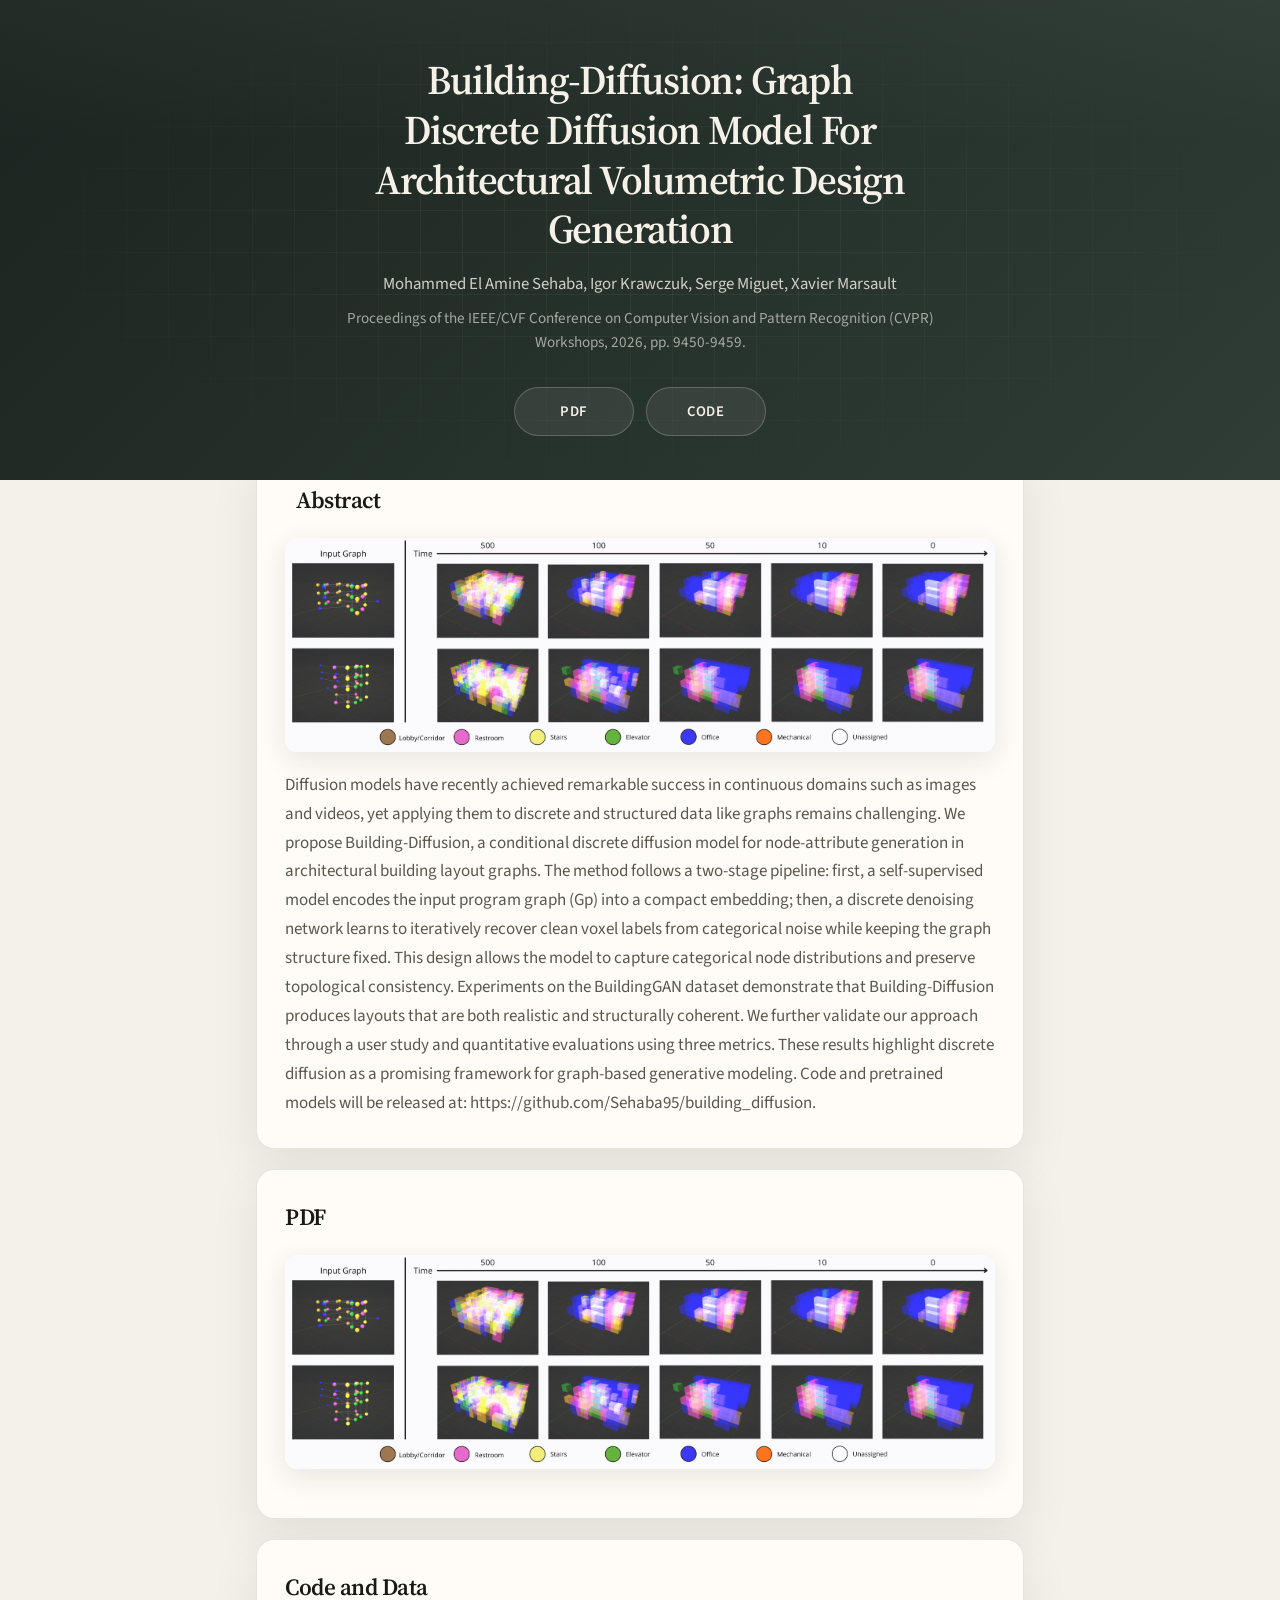
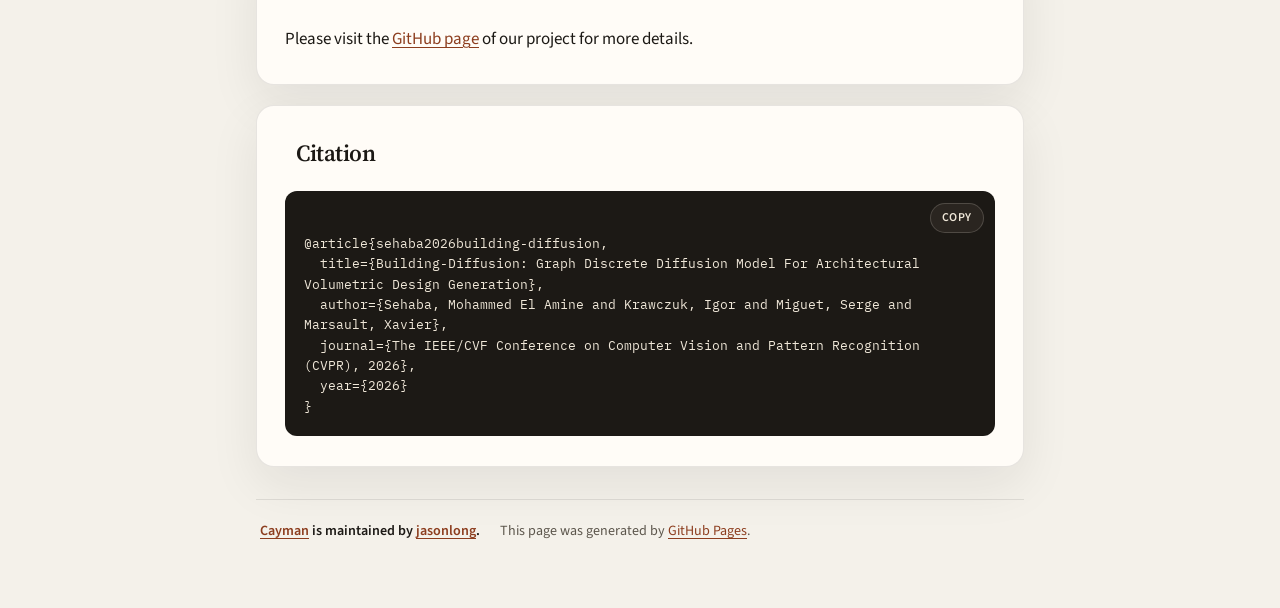
<file: index.html>
<!DOCTYPE html>
<!-- saved from url=(0044)https://shabani.me/housediffusion/index.html -->
<html lang="en-us">

<head>
  <meta http-equiv="Content-Type" content="text/html; charset=UTF-8">
  <!-- Google tag (gtag.js) -->
  <script async="" src="./js"></script>
  <script>
    window.dataLayer = window.dataLayer || [];
    function gtag() { dataLayer.push(arguments); }
    gtag('js', new Date());

    gtag('config', 'G-98RNZEQP3C');
  </script>

  <title>Building-Diffusion</title>
  <meta name="description" content="Webpage for the CVPR paper HouseDiffusion: Vector Floorplan Generation via a Diffusion Model
    with Discrete and Continuous Denoising">
  <meta name="viewport" content="width=device-width, initial-scale=1">
  <meta name="theme-color" content="#1b2420">
  <link rel="preconnect" href="https://fonts.googleapis.com">
  <link rel="preconnect" href="https://fonts.gstatic.com" crossorigin>
  <link href="https://fonts.googleapis.com/css2?family=IBM+Plex+Mono:wght@400;500&family=Source+Sans+3:wght@400;600;700&family=Source+Serif+4:opsz,wght@8..60,500;8..60,600;8..60,700&display=swap" rel="stylesheet">
  <link href="./css" rel="stylesheet" type="text/css">
  <link rel="stylesheet" href="./style.css">
</head>

<body>
  <section class="page-header">
    <div class="header-inner">
    <h1 class="project-name">Building-Diffusion: Graph Discrete Diffusion Model For Architectural
      Volumetric Design Generation</h1>
    <h3 class="project-tagline">Mohammed El Amine Sehaba, Igor Krawczuk, Serge Miguet, Xavier Marsault</h3>
    <h3 class="project-tagline">Proceedings of the IEEE/CVF Conference on Computer Vision and Pattern Recognition (CVPR) Workshops, 2026, pp. 9450-9459.
    </h3>
    <div class="header-actions">
    <a href="https://openaccess.thecvf.com/content/CVPR2026W/CV4AEC/papers/Sehaba_Building-Diffusion_Graph_Discrete_Diffusion_Model_For_Architectural_Volumetric_Design_Generation_CVPRW_2026_paper.pdf"
      class="btn">PDF</a>
    <!-- <a href="https://shabani.me/housediffusion/pdfs/housediffusion_supplementary.pdf" class="btn">Supplementary</a> -->
    <a href="https://github.com/Sehaba95/building_diffusion" class="btn">Code</a>
    </div>
    </div>
  </section>

  <section class="main-content">
    <!-- <div style="position:relative;padding-bottom:56.25%;">
      <iframe style="width:100%;height:100%;position:absolute;left:0px;top:0px;" width="100%" height="100%" src="./BfGX4-Am9v8.html" title="YouTube video player" frameborder="0" allow="accelerometer; autoplay; clipboard-write; encrypted-media; gyroscope; picture-in-picture" allowfullscreen=""></iframe>
      </div> -->
    <article class="paper-section">
    <h1> <span class="octicon octicon-link"></span>Abstract</h1>
    <img src="./main_figure.png" alt="housediffusion">
    <p>Diffusion models have recently achieved remarkable success in continuous domains such as images and videos, yet
      applying them to discrete and structured data like graphs remains challenging. We propose Building-Diffusion, a
      conditional discrete diffusion model for node-attribute generation in architectural building layout graphs. The
      method
      follows a two-stage pipeline: first, a self-supervised model encodes the input program graph (Gp) into a compact
      embedding; then, a discrete denoising network learns to iteratively recover clean voxel labels from categorical
      noise
      while keeping the graph structure fixed. This design allows the model to capture categorical node distributions
      and preserve topological consistency. Experiments on the BuildingGAN dataset demonstrate that Building-Diffusion
      produces
      layouts that are both realistic and structurally coherent. We further validate our approach through a user study
      and
      quantitative evaluations using three metrics. These results highlight discrete diffusion as a promising framework
      for graph-based generative modeling. Code and pretrained models will be released at:
      https://github.com/Sehaba95/building_diffusion.</p>
    </article>
    <article class="paper-section">
    <h1> <a id="user-content-header-1" class="anchor" href="https://shabani.me/housediffusion/index.html#header-1"
        aria-hidden="true"><span class="octicon octicon-link"></span></a>PDF</h1>
    <a href="https://openaccess.thecvf.com/content/CVPR2026W/CV4AEC/papers/Sehaba_Building-Diffusion_Graph_Discrete_Diffusion_Model_For_Architectural_Volumetric_Design_Generation_CVPRW_2026_paper.pdf"
      class="image" style="max-width:100%;"><img src="./main_figure.png" alt=""></a>
    </article>
    <article class="paper-section">
    <h1> <a id="user-content-header-1" class="anchor" href="https://shabani.me/housediffusion/index.html#header-1"
        aria-hidden="true"><span class="octicon octicon-link"></span></a>Code and Data</h1>
    Please visit the <a href="https://github.com/Sehaba95/building_diffusion">GitHub page</a> of our project for more
    details.
    </article>
    <article class="paper-section">
    <h1> <span class="octicon octicon-link"></span>Citation</h1>
    <div class="citation-wrap">
    <button type="button" class="copy-btn" data-copy-target="#citation">Copy</button>
    <pre id="citation"><code>@article{sehaba2026building-diffusion,
  title={Building-Diffusion: Graph Discrete Diffusion Model For Architectural Volumetric Design Generation},
  author={Sehaba, Mohammed El Amine and Krawczuk, Igor and Miguet, Serge and Marsault, Xavier},
  journal={The IEEE/CVF Conference on Computer Vision and Pattern Recognition (CVPR), 2026},
  year={2026}
}</code></pre>
    </div>
    </article>



    <footer class="site-footer">
      <span class="site-footer-owner"><a href="https://github.com/jasonlong/cayman-theme">Cayman</a> is maintained by <a
          href="https://github.com/jasonlong">jasonlong</a>.</span>
      <span class="site-footer-credits">This page was generated by <a href="https://pages.github.com/">GitHub
          Pages</a>.</span>
    </footer>

  </section>


  <script>
    document.querySelectorAll("[data-copy-target]").forEach(function (button) {
      button.addEventListener("click", function () {
        var target = document.querySelector(button.getAttribute("data-copy-target"));
        if (!target) return;
        var text = target.innerText.trim();
        function done() {
          var original = button.textContent;
          button.textContent = "Copied";
          setTimeout(function () {
            button.textContent = original;
          }, 1600);
        }
        if (navigator.clipboard && navigator.clipboard.writeText) {
          navigator.clipboard.writeText(text).then(done).catch(function () {
            fallbackCopy(text) && done();
          });
        } else {
          fallbackCopy(text) && done();
        }
      });
    });
    function fallbackCopy(text) {
      var area = document.createElement("textarea");
      area.value = text;
      document.body.appendChild(area);
      area.select();
      var ok = false;
      try { ok = document.execCommand("copy"); } catch (e) {}
      document.body.removeChild(area);
      return ok;
    }
  </script>

</body>

</html>
</file>
<file: style.css>
:root {
  --bg: #f4f1ea;
  --bg-elevated: #fffcf7;
  --ink: #1c1915;
  --ink-muted: #5c564c;
  --line: rgba(28, 25, 21, 0.1);
  --accent: #8c3d1e;
  --accent-soft: #c46a3a;
  --header-from: #1b2420;
  --header-to: #2f3d36;
  --radius: 18px;
  --shadow: 0 18px 50px rgba(28, 25, 21, 0.08);
  --max: 46rem;
  --font-sans: "Source Sans 3", "Open Sans", "Segoe UI", sans-serif;
  --font-serif: "Source Serif 4", "Iowan Old Style", Georgia, serif;
  --font-mono: "IBM Plex Mono", ui-monospace, monospace;
}

*,
*::before,
*::after {
  box-sizing: border-box;
}

html {
  scroll-behavior: smooth;
}

body {
  margin: 0;
  padding: 0;
  color: var(--ink);
  background:
    radial-gradient(1200px 500px at 10% -10%, rgba(196, 106, 58, 0.08), transparent 55%),
    radial-gradient(900px 400px at 100% 0%, rgba(47, 61, 54, 0.08), transparent 50%),
    var(--bg);
  font-family: var(--font-sans);
  font-size: 17px;
  line-height: 1.7;
}

a {
  color: var(--accent);
  text-decoration-thickness: 1px;
  text-underline-offset: 0.18em;
}

a:hover {
  color: var(--accent-soft);
}

a:focus-visible,
.btn:focus-visible,
.copy-btn:focus-visible {
  outline: 2px solid var(--accent);
  outline-offset: 3px;
}

.page-header {
  position: relative;
  overflow: hidden;
  color: #f6f1e8;
  text-align: center;
  background:
    linear-gradient(180deg, rgba(244, 241, 234, 0.04), transparent 30%),
    linear-gradient(135deg, var(--header-from), var(--header-to));
}

.page-header::before {
  content: "";
  position: absolute;
  inset: 0;
  background-image:
    linear-gradient(rgba(246, 241, 232, 0.05) 1px, transparent 1px),
    linear-gradient(90deg, rgba(246, 241, 232, 0.05) 1px, transparent 1px);
  background-size: 42px 42px;
  mask-image: radial-gradient(ellipse at center, black 20%, transparent 75%);
  pointer-events: none;
}

.header-inner {
  position: relative;
  z-index: 1;
  max-width: 58rem;
  margin: 0 auto;
  padding: 3.5rem 1.5rem 2.75rem;
}

.project-name {
  margin: 0 auto 1rem;
  max-width: 34rem;
  font-family: var(--font-serif);
  font-size: clamp(1.7rem, 3.6vw, 2.55rem);
  font-weight: 600;
  line-height: 1.22;
  letter-spacing: -0.03em;
}

.project-tagline {
  margin: 0 auto 0.65rem;
  max-width: 40rem;
  font-size: 1.05rem;
  font-weight: 400;
  line-height: 1.55;
  color: rgba(246, 241, 232, 0.82);
}

.project-tagline:last-of-type {
  margin-bottom: 2rem;
  font-size: 0.95rem;
  color: rgba(246, 241, 232, 0.62);
}

.header-actions {
  display: flex;
  flex-wrap: wrap;
  justify-content: center;
  gap: 0.75rem;
}

.btn {
  display: inline-flex;
  align-items: center;
  justify-content: center;
  min-width: 7.5rem;
  padding: 0.7rem 1.25rem;
  border: 1px solid rgba(246, 241, 232, 0.22);
  border-radius: 999px;
  background: rgba(246, 241, 232, 0.08);
  color: #f6f1e8;
  font-size: 0.92rem;
  font-weight: 600;
  letter-spacing: 0.04em;
  text-decoration: none;
  text-transform: uppercase;
  transition: background 0.2s ease, border-color 0.2s ease, transform 0.2s ease;
}

.btn:hover {
  background: rgba(246, 241, 232, 0.16);
  border-color: rgba(246, 241, 232, 0.45);
  color: #fff;
  text-decoration: none;
  transform: translateY(-1px);
}

.main-content {
  max-width: calc(var(--max) + 4.5rem);
  margin: -1.75rem auto 0;
  padding: 0 1.25rem 4rem;
  word-wrap: break-word;
}

.paper-section {
  margin-bottom: 1.25rem;
  padding: 1.75rem 1.75rem 1.9rem;
  border: 1px solid var(--line);
  border-radius: var(--radius);
  background: var(--bg-elevated);
  box-shadow: var(--shadow);
}

.main-content h1 {
  display: flex;
  align-items: baseline;
  gap: 0.7rem;
  margin: 0 0 1.1rem;
  font-family: var(--font-serif);
  font-size: 1.45rem;
  font-weight: 600;
  letter-spacing: -0.02em;
  color: var(--ink);
}

.main-content h1 .anchor {
  display: none;
}

.paper-section img {
  display: block;
  width: 100%;
  height: auto;
  margin: 0.25rem 0 1.15rem;
  border-radius: 12px;
  box-shadow: 0 8px 28px rgba(28, 25, 21, 0.1);
}

.main-content p {
  margin: 0;
  color: var(--ink-muted);
}

.main-content pre {
  position: relative;
  overflow: auto;
  margin: 0;
  padding: 2.6rem 1.15rem 1.1rem;
  border: 1px solid var(--line);
  border-radius: 12px;
  background: #1c1915;
  color: #efe7d8;
  font-family: var(--font-mono);
  font-size: 0.82rem;
  line-height: 1.55;
  white-space: pre-wrap;
  overflow-wrap: anywhere;
  -webkit-overflow-scrolling: touch;
}

.main-content pre > code {
  padding: 0;
  background: transparent;
  color: inherit;
  font-family: inherit;
  font-size: inherit;
  white-space: inherit;
}

.citation-wrap {
  position: relative;
}

.copy-btn {
  position: absolute;
  top: 0.7rem;
  right: 0.7rem;
  z-index: 2;
  padding: 0.35rem 0.7rem;
  border: 1px solid rgba(246, 241, 232, 0.18);
  border-radius: 999px;
  background: #2a2520;
  color: #efe7d8;
  font-family: var(--font-sans);
  font-size: 0.75rem;
  font-weight: 600;
  letter-spacing: 0.04em;
  text-transform: uppercase;
  cursor: pointer;
}

.copy-btn:hover {
  background: rgba(246, 241, 232, 0.16);
}

.site-footer {
  display: flex;
  flex-wrap: wrap;
  gap: 0.35rem 1.25rem;
  margin-top: 2rem;
  padding: 1.25rem 0.25rem 0;
  border-top: 1px solid var(--line);
  color: var(--ink-muted);
  font-size: 0.88rem;
}

.site-footer-owner {
  font-weight: 600;
  color: var(--ink);
}

.site-footer-credits {
  color: var(--ink-muted);
}

@media screen and (max-width: 42em) {
  .header-inner {
    padding: 3.25rem 1.15rem 2.75rem;
  }

  .project-name {
    max-width: none;
  }

  .header-actions {
    flex-direction: column;
  }

  .btn {
    width: 100%;
  }

  .paper-section {
    padding: 1.25rem 1.1rem 1.4rem;
  }

  .copy-btn {
    top: 0.55rem;
    right: 0.55rem;
  }
}

@media (prefers-reduced-motion: reduce) {
  html {
    scroll-behavior: auto;
  }

  .btn {
    transition: none;
  }
}
</file>
